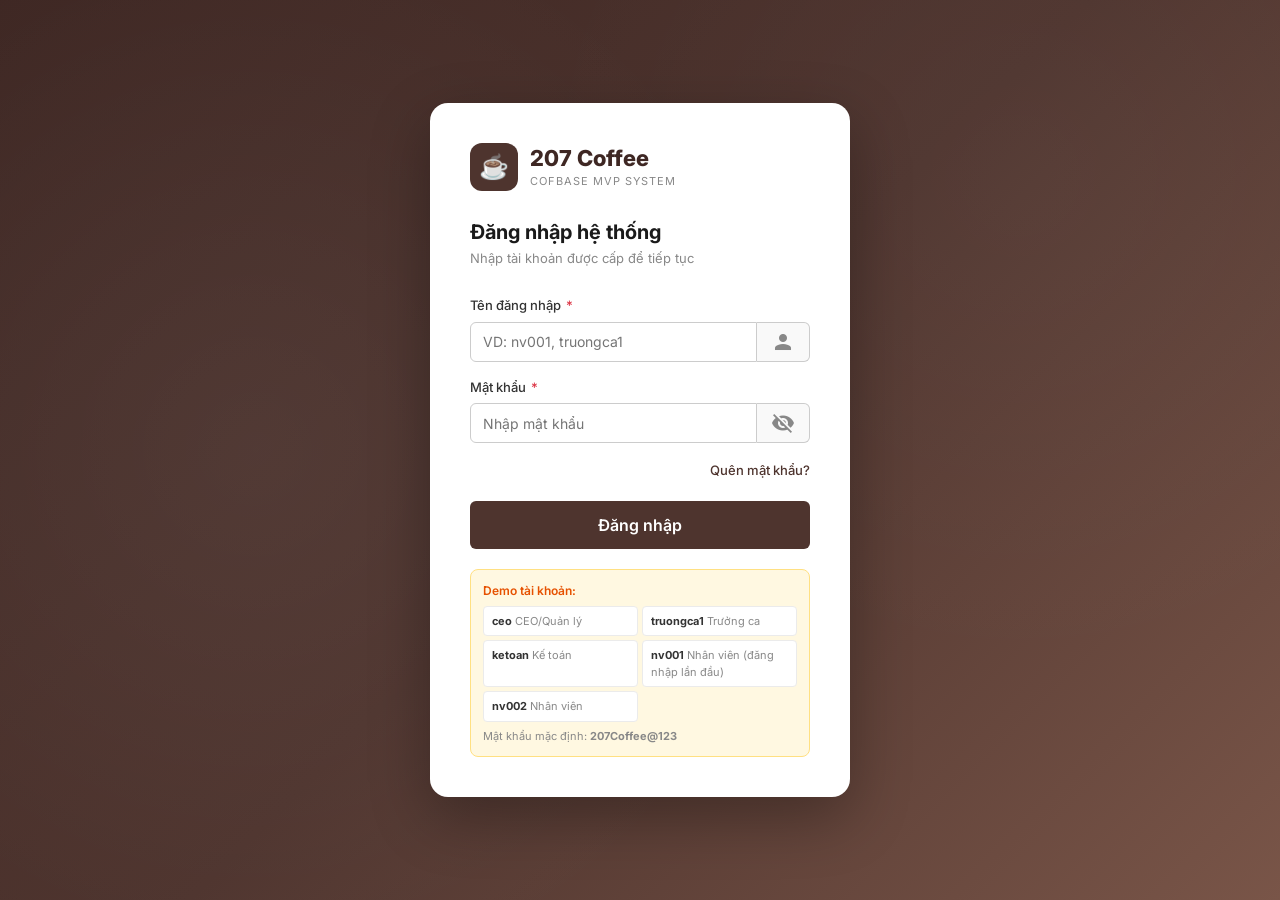
<file: index.html>
<!DOCTYPE html>
<html lang="vi">
<head>
  <meta charset="UTF-8">
  <meta name="viewport" content="width=device-width, initial-scale=1">
  <title>207 Coffee – CofBase MVP</title>
  <meta name="description" content="Hệ thống quản lý nội bộ 207 Coffee – Chấm công, Ca làm việc, Lương, POS, Dashboard">

  <link rel="preconnect" href="https://fonts.googleapis.com/">
  <link rel="preconnect" href="https://fonts.gstatic.com/" crossorigin>

  <link rel="stylesheet" href="./assets/styles.css">

  <link rel="icon" href="data:image/svg+xml,&lt;svg xmlns=%22http://www.w3.org/2000/svg%22 viewBox=%220 0 100 100%22&gt;&lt;text y=%22.9em%22 font-size=%2290%22&gt;%E2%98%95&lt;/text&gt;&lt;/svg&gt;">

  <style>
    /* Additional polish */
    .pos-layout { height: calc(100vh - 108px); }
    .page-content:has(.pos-layout) { padding: 16px; }

    /* Smooth page transitions */
    #page-content { animation: fadeIn 0.25s ease; }

    /* Override chart canvas */
    #revenue-chart { max-height: 240px; }

    /* Tab switch helper */
    .tab-content { display: none; }
    .tab-content.active { display: block; }

    /* Refactored inline styles */
    .forgot-pw-wrapper { text-align: right; margin-bottom: 20px; }
    .forgot-pw-link { font-size: 13px; color: var(--brown); text-decoration: none; font-weight: 500; }
    .demo-section { margin-top: 20px; padding: 12px; background: #FFF8E1; border-radius: 8px; border: 1px solid #FFE082; }
    .demo-title { font-size: 12px; color: #E65100; font-weight: 600; margin-bottom: 6px; }
    .demo-grid { display: grid; grid-template-columns: 1fr 1fr; gap: 4px; }
    .demo-card { cursor: pointer; padding: 6px 8px; background: white; border-radius: 4px; border: 1px solid #EBEBEB; font-size: 11px; transition: background 0.2s; }
    .demo-card:hover { background: #f9f9f9; }
    .demo-role { color: var(--text-muted); }
    .demo-footer { font-size: 11px; color: var(--text-muted); margin-top: 6px; }
  </style>
</head>
<body>
  <div id="root">
    <div id="app">
      <div id="main-area">
        <div class="auth-page">
          <div class="auth-card">
            <div class="auth-logo">
              <div class="auth-logo-icon">☕</div>
              <div class="auth-logo-text">
                <h1>207 Coffee</h1>
                <p>CofBase MVP System</p>
              </div>
            </div>
            
            <h2 class="auth-title">Đăng nhập hệ thống</h2>
            <p class="auth-subtitle">Nhập tài khoản được cấp để tiếp tục</p>

            <div id="login-alert" class="alert alert-danger hidden">
              <span class="material-icons">error_outline</span>
              <span id="login-alert-msg">Tên đăng nhập hoặc mật khẩu không đúng</span>
            </div>

            <form id="login-form" novalidate>
              <div class="form-group">
                <label class="form-label" for="login-username">Tên đăng nhập <span class="required">*</span></label>
                <div class="input-group">
                  <input type="text" id="login-username" class="form-control" placeholder="VD: nv001, truongca1" autocomplete="username">
                  <div class="input-group-btn"><span class="material-icons">person</span></div>
                </div>
                <div class="form-error" id="err-username">Vui lòng nhập tên đăng nhập</div>
              </div>
              
              <div class="form-group">
                <label class="form-label" for="login-password">Mật khẩu <span class="required">*</span></label>
                <div class="input-group">
                  <input type="password" id="login-password" class="form-control" placeholder="Nhập mật khẩu" autocomplete="current-password">
                  <button type="button" class="input-group-btn" id="toggle-pw" tabindex="-1">
                    <span class="material-icons" id="pw-icon">visibility_off</span>
                  </button>
                </div>
                <div class="form-error" id="err-password">Vui lòng nhập mật khẩu</div>
              </div>

              <div class="forgot-pw-wrapper">
                <a href="#" class="forgot-pw-link">Quên mật khẩu?</a>
              </div>

              <button type="submit" class="btn btn-primary btn-block btn-lg" id="login-btn">
                Đăng nhập
              </button>
            </form>

            <div class="demo-section">
              <p class="demo-title">Demo tài khoản:</p>
              <div class="demo-grid" id="demo-accounts">
                <div class="demo-card" data-user="ceo" data-pass="207Coffee@123">
                  <b>ceo</b> <span class="demo-role">CEO/Quản lý</span>
                </div>
                <div class="demo-card" data-user="truongca1" data-pass="207Coffee@123">
                  <b>truongca1</b> <span class="demo-role">Trưởng ca</span>
                </div>
                <div class="demo-card" data-user="ketoan" data-pass="207Coffee@123">
                  <b>ketoan</b> <span class="demo-role">Kế toán</span>
                </div>
                <div class="demo-card" data-user="nv001" data-pass="207Coffee@123">
                  <b>nv001</b> <span class="demo-role">Nhân viên (đăng nhập lần đầu)</span>
                </div>
                <div class="demo-card" data-user="nv002" data-pass="207Coffee@123">
                  <b>nv002</b> <span class="demo-role">Nhân viên</span>
                </div>
              </div>
              <p class="demo-footer">Mật khẩu mặc định: <b>207Coffee@123</b></p>
            </div>
          </div>
        </div>
      </div>
      <div id="toast-container" class="toast-container"></div>
    </div>
  </div>

  <script src="./assets/data.js"></script>
  <script src="./assets/app.js"></script>

  <script>
    // Global tab switcher utility
    function switchTab(activeTabId, activeBtnId) {
      const activeTab = document.getElementById(activeTabId);
      if (!activeTab) return;
      
      const parent = activeTab.parentElement;
      const allTabs = parent.querySelectorAll('[id$="-tab"]');
      allTabs.forEach(tab => {
        tab.style.display = tab.id === activeTabId ? 'block' : 'none';
      });
      
      const allBtns = document.querySelectorAll('.tab-btn');
      allBtns.forEach(btn => btn.classList.remove('active'));
      
      allBtns.forEach(btn => {
        const onclick = btn.getAttribute('onclick') || '';
        if (onclick.includes(`'${activeTabId}'`)) {
          btn.classList.add('active');
        }
      });
    }

    // Demo account auto-fill handler
    document.addEventListener('DOMContentLoaded', () => {
      const demoCards = document.querySelectorAll('.demo-card');
      const usernameInput = document.getElementById('login-username');
      const passwordInput = document.getElementById('login-password');

      demoCards.forEach(card => {
        card.addEventListener('click', () => {
          if (usernameInput && passwordInput) {
            usernameInput.value = card.getAttribute('data-user');
            passwordInput.value = card.getAttribute('data-pass');
          }
        });
      });
    });
  </script>
</body>
</html>
</file>
<file: assets/styles.css>
/* ============================================================
   207 COFFEE – CofBase MVP Design System
   UI Guidelines: Inter font, #4E342E primary, #F9F9F9 bg
   ============================================================ */

@import url("https://fonts.googleapis.com/css2?family=Inter:wght@300;400;500;600;700;800&display=swap");
@import url("https://fonts.googleapis.com/icon?family=Material+Icons");

:root {
/* Brand */
--brown: #4e342e;
--brown-light: #6d4c41;
--brown-dark: #3e2723;
--brown-10: rgba(78, 52, 46, 0.08);
--brown-20: rgba(78, 52, 46, 0.15);

/* Background */
--bg: #f9f9f9;
--bg-card: #ffffff;
--bg-sidebar: #2c1a16;

/* Semantic */
--success: #28a745;
--success-bg: #e8f5e9;
--warning: #ffc107;
--warning-bg: #fff8e1;
--danger: #dc3545;
--danger-bg: #fdecea;
--disabled: #e0e0e0;

/* Text */
--text-primary: #1a1a1a;
--text-body: #333333;
--text-muted: #888888;
--text-white: #ffffff;

/* Border */
--border: #cccccc;
--border-focus: #4e342e;

/* Shadows */
--shadow-sm: 0 1px 3px rgba(0, 0, 0, 0.08);
--shadow-md: 0 4px 12px rgba(0, 0, 0, 0.1);
--shadow-lg: 0 8px 30px rgba(0, 0, 0, 0.12);

/* Radius */
--radius: 6px;
--radius-lg: 12px;

/* Transitions */
--transition: 0.2s ease;
}

/* ============================================================
   RESET & BASE
   ============================================================ */
*,
*::before,
*::after {
box-sizing: border-box;
margin: 0;
padding: 0;
}

html {
font-size: 14px;
}

body {
min-height: 100vh;
overflow-x: hidden;
font-family: "Inter", sans-serif;
font-size: 14px;
line-height: 1.5;
color: var(--text-body);
background: var(--bg);
}

/* ============================================================
   TYPOGRAPHY
   ============================================================ */
h1,
h2,
h3,
h4,
h5,
h6 {
font-weight: 700;
line-height: 1.3;
color: var(--text-primary);
}

.page-title {
font-size: 24px;
font-weight: 700;
color: var(--text-primary);
}

.section-title {
margin-bottom: 12px;
font-size: 16px;
font-weight: 600;
color: var(--text-primary);
}

.hint {
font-size: 12px;
font-style: italic;
color: var(--text-muted);
}

.label {
font-size: 13px;
font-weight: 500;
color: var(--text-body);
}

/* ============================================================
   APP LAYOUT
   ============================================================ */
#app {
display: flex;
min-height: 100vh;
width: 100%;
}

/* SIDEBAR */
.sidebar {
position: fixed;
top: 0;
bottom: 0;
left: 0;
z-index: 100;
display: flex;
flex-direction: column;
width: 240px;
min-height: 100vh;
background: var(--bg-sidebar);
transition: transform var(--transition);
}

.sidebar-brand {
display: flex;
align-items: center;
gap: 10px;
padding: 20px 16px;
border-bottom: 1px solid rgba(255, 255, 255, 0.08);
}

.brand-logo {
display: flex;
align-items: center;
justify-content: center;
width: 36px;
height: 36px;
border-radius: 8px;
font-size: 18px;
background: var(--brown);
}

.brand-name {
font-size: 18px;
font-weight: 800;
color: #ffffff;
letter-spacing: -0.5px;
}

.brand-sub {
margin-top: 1px;
font-size: 10px;
color: rgba(255, 255, 255, 0.45);
text-transform: uppercase;
letter-spacing: 1.5px;
}

.sidebar-user {
padding: 14px 16px;
border-bottom: 1px solid rgba(255, 255, 255, 0.08);
}

.sidebar-user-name {
font-size: 13px;
font-weight: 600;
color: #ffffff;
}

.sidebar-user-role {
margin-top: 2px;
font-size: 11px;
color: rgba(255, 255, 255, 0.45);
}

.sidebar-nav {
flex: 1;
padding: 8px 0;
overflow-y: auto;
}

.nav-group-label {
padding: 12px 16px 4px;
font-size: 10px;
font-weight: 600;
color: rgba(255, 255, 255, 0.3);
text-transform: uppercase;
letter-spacing: 1.5px;
}

.nav-item {
display: flex;
align-items: center;
gap: 10px;
width: calc(100% - 16px);
margin: 1px 8px;
padding: 10px 16px;
border: none;
border-radius: 6px;
font-size: 13px;
font-weight: 500;
color: rgba(255, 255, 255, 0.6);
text-align: left;
text-decoration: none;
background: none;
cursor: pointer;
transition: all var(--transition);
}

.nav-item:hover {
color: #ffffff;
background: rgba(255, 255, 255, 0.08);
}

.nav-item.active {
color: #ffffff;
background: var(--brown);
}

.nav-item .material-icons {
flex-shrink: 0;
font-size: 18px;
}

.sidebar-logout {
padding: 12px;
border-top: 1px solid rgba(255, 255, 255, 0.08);
}

/* MAIN CONTENT */
.main-content {
display: flex;
flex-direction: column;
flex: 1;
margin-left: 240px;
min-height: 100vh;
width: calc(100% - 240px);
}

/* TOPBAR */
.topbar {
position: sticky;
top: 0;
z-index: 50;
display: flex;
align-items: center;
justify-content: space-between;
height: 60px;
padding: 0 24px;
background: var(--bg-card);
border-bottom: 1px solid #ebebeb;
box-shadow: var(--shadow-sm);
}

.topbar-title {
font-size: 16px;
font-weight: 600;
color: var(--text-primary);
}

.topbar-actions {
display: flex;
align-items: center;
gap: 12px;
}

.topbar-user {
display: flex;
align-items: center;
gap: 8px;
font-size: 13px;
font-weight: 500;
color: var(--text-body);
}

.topbar-avatar {
display: flex;
align-items: center;
justify-content: center;
width: 32px;
height: 32px;
border-radius: 50%;
font-size: 12px;
font-weight: 700;
color: white;
background: var(--brown);
}

/* PAGE CONTENT */
.page-content {
flex: 1;
padding: 24px;
animation: fadeIn 0.3s ease;
}

@keyframes fadeIn {
from {
opacity: 0;
transform: translateY(6px);
}
to {
opacity: 1;
transform: translateY(0);
}
}

/* ============================================================
   AUTH PAGES
   ============================================================ */
.auth-page {
position: relative;
display: flex;
align-items: center;
justify-content: center;
min-height: 100vh;
width: 100%;
padding: 20px;
overflow: hidden;
background: linear-gradient(
135deg,
var(--brown-dark) 0%,
var(--brown) 50%,
#795548 100%
);
}

.auth-page::before {
content: "";
position: absolute;
inset: 0;
background-image: radial-gradient(
circle at 20% 50%,
rgba(255, 255, 255, 0.05) 0%,
transparent 50%
),
radial-gradient(
circle at 80% 20%,
rgba(255, 255, 255, 0.03) 0%,
transparent 40%
);
}

.auth-card {
position: relative;
z-index: 1;
width: 100%;
max-width: 420px;
padding: 40px;
border-radius: 16px;
background: #ffffff;
box-shadow: 0 20px 60px rgba(0, 0, 0, 0.3);
animation: slideUp 0.4s ease;
}

@keyframes slideUp {
from {
opacity: 0;
transform: translateY(20px);
}
to {
opacity: 1;
transform: translateY(0);
}
}

.auth-logo {
display: flex;
align-items: center;
gap: 12px;
margin-bottom: 28px;
}

.auth-logo-icon {
display: flex;
align-items: center;
justify-content: center;
width: 48px;
height: 48px;
border-radius: 12px;
font-size: 24px;
color: white;
background: var(--brown);
}

.auth-logo-text h1 {
font-size: 22px;
font-weight: 800;
color: var(--brown-dark);
}

.auth-logo-text p {
font-size: 11px;
color: var(--text-muted);
text-transform: uppercase;
letter-spacing: 1px;
}

.auth-title {
margin-bottom: 4px;
font-size: 20px;
font-weight: 700;
color: var(--text-primary);
}

.auth-subtitle {
margin-bottom: 28px;
font-size: 13px;
color: var(--text-muted);
}

/* ============================================================
   FORM ELEMENTS
   ============================================================ */
.form-group {
margin-bottom: 16px;
}

.form-label {
display: block;
margin-bottom: 6px;
font-size: 13px;
font-weight: 500;
color: var(--text-body);
}

.form-label .required {
margin-left: 2px;
color: var(--danger);
}

.form-control {
width: 100%;
height: 40px;
padding: 0 12px;
border: 1px solid var(--border);
border-radius: var(--radius);
font-family: "Inter", sans-serif;
font-size: 14px;
color: var(--text-body);
background: #ffffff;
outline: none;
transition: border-color var(--transition), box-shadow var(--transition);
}

.form-control:focus {
border-color: var(--brown);
box-shadow: 0 0 0 3px rgba(78, 52, 46, 0.1);
}

.form-control.error {
border-color: var(--danger);
box-shadow: 0 0 0 3px rgba(220, 53, 69, 0.1);
}

.form-control:disabled {
color: var(--text-muted);
cursor: not-allowed;
background: #f5f5f5;
}

textarea.form-control {
height: auto;
min-height: 80px;
padding: 10px 12px;
resize: vertical;
}

select.form-control {
padding-right: 36px;
background-image: url("data:image/svg+xml,%3Csvg xmlns='http://www.w3.org/2000/svg' width='12' height='12' viewBox='0 0 24 24' fill='none' stroke='%23888888' stroke-width='2'%3E%3Cpolyline points='6 9 12 15 18 9'%3E%3C/polyline%3E%3C/svg%3E");
background-repeat: no-repeat;
background-position: right 12px center;
appearance: none;
}

.form-error {
display: none;
margin-top: 4px;
font-size: 12px;
color: var(--danger);
}

.form-error.show {
display: block;
}

.form-hint {
margin-top: 4px;
font-size: 12px;
color: var(--text-muted);
}

.input-group {
display: flex;
align-items: stretch;
}

.input-group .form-control {
flex: 1;
border-radius: var(--radius) 0 0 var(--radius);
}

.input-group-btn {
display: flex;
align-items: center;
justify-content: center;
padding: 0 14px;
border: 1px solid var(--border);
border-left: none;
border-radius: 0 var(--radius) var(--radius) 0;
color: var(--text-muted);
background: var(--bg);
cursor: pointer;
transition: background var(--transition);
}

.input-group-btn:hover {
background: var(--disabled);
}

/* ============================================================
   BUTTONS
   ============================================================ */
.btn {
display: inline-flex;
align-items: center;
justify-content: center;
gap: 6px;
height: 40px;
padding: 0 20px;
border: none;
border-radius: var(--radius);
font-family: "Inter", sans-serif;
font-size: 14px;
font-weight: 600;
text-decoration: none;
white-space: nowrap;
cursor: pointer;
user-select: none;
transition: all var(--transition);
}

.btn .material-icons {
font-size: 18px;
}

/* Primary */
.btn-primary {
color: #ffffff;
background: var(--brown);
}

.btn-primary:hover {
background: var(--brown-light);
box-shadow: var(--shadow-sm);
}

.btn-primary:active {
background: var(--brown-dark);
}

/* Secondary */
.btn-secondary {
border: 1.5px solid var(--brown);
color: var(--brown);
background: #ffffff;
}

.btn-secondary:hover {
background: var(--brown-10);
}

/* Danger */
.btn-danger {
color: #ffffff;
background: var(--danger);
}

.btn-danger:hover {
background: #c82333;
}

/* Success */
.btn-success {
color: #ffffff;
background: var(--success);
}

.btn-success:hover {
background: #218838;
}

/* Warning */
.btn-warning {
color: #1a1a1a;
background: var(--warning);
}

.btn-warning:hover {
background: #e0a800;
}

/* Ghost */
.btn-ghost {
border: 1.5px solid var(--border);
color: var(--text-muted);
background: transparent;
}

.btn-ghost:hover {
color: var(--text-body);
background: var(--bg);
}

/* Small */
.btn-sm {
height: 32px;
padding: 0 14px;
font-size: 12px;
}

.btn-sm .material-icons {
font-size: 16px;
}

/* Large */
.btn-lg {
height: 48px;
padding: 0 28px;
font-size: 16px;
}

/* Full width */
.btn-block {
width: 100%;
}

/* Disabled */
.btn:disabled,
.btn.disabled {
border-color: var(--disabled) !important;
color: var(--text-muted) !important;
background: var(--disabled) !important;
box-shadow: none !important;
cursor: not-allowed !important;
}

.btn-group {
display: flex;
align-items: center;
gap: 8px;
}

.btn-group-right {
justify-content: flex-end;
}

/* ============================================================
   CARDS
   ============================================================ */
.card {
border: 1px solid #ebebeb;
border-radius: var(--radius-lg);
background: var(--bg-card);
box-shadow: var(--shadow-sm);
}

.card-header {
display: flex;
align-items: center;
justify-content: space-between;
padding: 16px 20px;
border-bottom: 1px solid #ebebeb;
}

.card-title {
font-size: 15px;
font-weight: 600;
color: var(--text-primary);
}

.card-body {
padding: 20px;
}

.card-footer {
display: flex;
align-items: center;
justify-content: flex-end;
gap: 8px;
padding: 14px 20px;
border-top: 1px solid #ebebeb;
border-radius: 0 0 var(--radius-lg) var(--radius-lg);
background: #fafafa;
}

/* KPI STAT CARDS */
.stat-grid {
display: grid;
grid-template-columns: repeat(auto-fit, minmax(200px, 1fr));
gap: 16px;
margin-bottom: 24px;
}

.stat-card {
display: flex;
align-items: flex-start;
gap: 14px;
padding: 20px;
border: 1px solid #ebebeb;
border-radius: var(--radius-lg);
background: var(--bg-card);
box-shadow: var(--shadow-sm);
}

.stat-icon {
flex-shrink: 0;
display: flex;
align-items: center;
justify-content: center;
width: 44px;
height: 44px;
border-radius: 10px;
}

.stat-icon .material-icons {
font-size: 22px;
}

.stat-icon.brown {
color: var(--brown);
background: var(--brown-10);
}

.stat-icon.green {
color: var(--success);
background: var(--success-bg);
}

.stat-icon.yellow {
color: #e65100;
background: var(--warning-bg);
}

.stat-icon.red {
color: var(--danger);
background: var(--danger-bg);
}

.stat-icon.blue {
color: #1565c0;
background: #e3f2fd;
}

.stat-label {
margin-bottom: 4px;
font-size: 12px;
font-weight: 500;
color: var(--text-muted);
text-transform: uppercase;
letter-spacing: 0.5px;
}

.stat-value {
font-size: 22px;
font-weight: 700;
line-height: 1;
color: var(--text-primary);
}

.stat-change {
margin-top: 4px;
font-size: 12px;
font-weight: 500;
}

.stat-change.up {
color: var(--success);
}

.stat-change.down {
color: var(--danger);
}

/* ============================================================
   BADGES & TAGS
   ============================================================ */
.badge {
display: inline-flex;
align-items: center;
gap: 4px;
padding: 2px 8px;
border-radius: 100px;
font-size: 11px;
font-weight: 600;
text-transform: uppercase;
letter-spacing: 0.5px;
}

.badge-success {
color: var(--success);
background: var(--success-bg);
}

.badge-warning {
color: #e65100;
background: var(--warning-bg);
}

.badge-danger {
color: var(--danger);
background: var(--danger-bg);
}

.badge-muted {
color: var(--text-muted);
background: #f5f5f5;
}

.badge-brown {
color: var(--brown);
background: var(--brown-10);
}

.badge-blue {
color: #1565c0;
background: #e3f2fd;
}

/* ============================================================
   TABLES
   ============================================================ */
.table-wrapper {
overflow-x: auto;
border: 1px solid #ebebeb;
border-radius: var(--radius-lg);
background: var(--bg-card);
}

table {
width: 100%;
font-size: 13px;
border-collapse: collapse;
}

thead th {
padding: 12px 14px;
font-size: 12px;
font-weight: 600;
color: var(--text-muted);
text-align: left;
text-transform: uppercase;
white-space: nowrap;
letter-spacing: 0.5px;
background: #fafafa;
border-bottom: 1px solid #ebebeb;
}

tbody td {
padding: 12px 14px;
vertical-align: middle;
border-bottom: 1px solid #f5f5f5;
}

tbody tr:last-child td {
border-bottom: none;
}

tbody tr:hover td {
background: var(--brown-10);
}

.table-name {
font-weight: 600;
color: var(--text-primary);
}

/* ============================================================
   MODALS
   ============================================================ */
.modal-backdrop {
position: fixed;
inset: 0;
z-index: 1000;
display: flex;
align-items: center;
justify-content: center;
padding: 20px;
background: rgba(0, 0, 0, 0.5);
backdrop-filter: blur(2px);
animation: fadeIn 0.2s ease;
}

.modal {
width: 100%;
max-width: 520px;
max-height: 90vh;
overflow-y: auto;
border-radius: 16px;
background: #ffffff;
box-shadow: 0 20px 60px rgba(0, 0, 0, 0.2);
animation: slideUp 0.3s ease;
}

.modal-sm {
max-width: 380px;
}

.modal-lg {
max-width: 700px;
}

.modal-xl {
max-width: 900px;
}

.modal-header {
display: flex;
align-items: center;
justify-content: space-between;
padding: 20px 24px;
border-bottom: 1px solid #ebebeb;
}

.modal-title {
font-size: 16px;
font-weight: 700;
color: var(--text-primary);
}

.modal-close {
display: flex;
align-items: center;
justify-content: center;
width: 32px;
height: 32px;
border: none;
border-radius: 50%;
color: var(--text-muted);
background: none;
cursor: pointer;
transition: background var(--transition);
}

.modal-close:hover {
background: #f5f5f5;
}

.modal-body {
padding: 24px;
}

.modal-footer {
display: flex;
justify-content: flex-end;
gap: 8px;
padding: 16px 24px;
border-top: 1px solid #ebebeb;
}

/* ============================================================
   ALERTS & NOTIFICATIONS
   ============================================================ */
.alert {
display: flex;
align-items: flex-start;
gap: 10px;
margin-bottom: 16px;
padding: 12px 14px;
border-radius: var(--radius);
font-size: 13px;
}

.alert .material-icons {
flex-shrink: 0;
margin-top: 1px;
font-size: 18px;
}

.alert-success {
border: 1px solid #c8e6c9;
color: #1b5e20;
background: var(--success-bg);
}

.alert-warning {
border: 1px solid #ffe082;
color: #e65100;
background: var(--warning-bg);
}

.alert-danger {
border: 1px solid #ffcdd2;
color: #b71c1c;
background: var(--danger-bg);
}

.alert-info {
border: 1px solid #bbdefb;
color: #0d47a1;
background: #e3f2fd;
}

/* TOAST */
.toast-container {
position: fixed;
right: 24px;
bottom: 24px;
z-index: 2000;
display: flex;
flex-direction: column;
gap: 8px;
}

.toast {
display: flex;
align-items: center;
gap: 8px;
min-width: 260px;
padding: 12px 16px;
border-radius: var(--radius);
font-size: 13px;
font-weight: 500;
color: #ffffff;
background: var(--bg-sidebar);
box-shadow: var(--shadow-lg);
animation: slideIn 0.3s ease;
}

@keyframes slideIn {
from {
opacity: 0;
transform: translateX(100%);
}
to {
opacity: 1;
transform: translateX(0);
}
}

.toast.success {
border-left: 3px solid var(--success);
}

.toast.warning {
border-left: 3px solid var(--warning);
}

.toast.danger {
border-left: 3px solid var(--danger);
}

/* ============================================================
   PAGE HEADER
   ============================================================ */
.page-header {
display: flex;
flex-wrap: wrap;
align-items: center;
justify-content: space-between;
gap: 12px;
margin-bottom: 24px;
}

.page-header-right {
display: flex;
align-items: center;
gap: 8px;
}

/* ============================================================
   FILTER ROW
   ============================================================ */
.filter-row {
display: flex;
flex-wrap: wrap;
align-items: center;
gap: 10px;
margin-bottom: 16px;
padding: 14px 16px;
border: 1px solid #ebebeb;
border-radius: var(--radius);
background: var(--bg-card);
}

.filter-row .form-control {
width: auto;
min-width: 120px;
}

/* ============================================================
   TABS
   ============================================================ */
.tabs {
display: flex;
gap: 2px;
margin-bottom: 20px;
border-bottom: 2px solid #ebebeb;
}

.tab-btn {
margin-bottom: -2px;
padding: 10px 16px;
border: none;
border-bottom: 2px solid transparent;
font-family: "Inter", sans-serif;
font-size: 13px;
font-weight: 500;
color: var(--text-muted);
background: none;
cursor: pointer;
transition: all var(--transition);
}

.tab-btn:hover {
color: var(--text-body);
}

.tab-btn.active {
font-weight: 600;
color: var(--brown);
border-bottom-color: var(--brown);
}

/* ============================================================
   CALENDAR / SCHEDULE
   ============================================================ */
.schedule-grid {
display: grid;
grid-template-columns: 100px repeat(7, 1fr);
gap: 1px;
overflow: hidden;
border-radius: var(--radius);
background: #ebebeb;
}

.schedule-header {
padding: 10px 8px;
font-size: 12px;
font-weight: 600;
color: white;
text-align: center;
background: var(--brown);
}

.schedule-time-label {
display: flex;
align-items: center;
justify-content: center;
padding: 10px 8px;
font-size: 12px;
font-weight: 600;
color: var(--text-muted);
background: #fafafa;
}

.schedule-cell {
display: flex;
flex-direction: column;
gap: 3px;
min-height: 60px;
padding: 6px;
background: var(--bg-card);
}

.shift-chip {
padding: 4px 8px;
border-radius: 4px;
font-size: 11px;
font-weight: 600;
cursor: pointer;
transition: opacity var(--transition);
}

.shift-chip:hover {
opacity: 0.85;
}

.shift-chip.morning {
border: 1px solid #ffe082;
color: #e65100;
background: #fff8e1;
}

.shift-chip.afternoon {
border: 1px solid #c8e6c9;
color: #2e7d32;
background: #e8f5e9;
}

.shift-chip.evening {
border: 1px solid var(--brown-20);
color: var(--brown);
background: var(--brown-10);
}

.shift-chip.warning {
border-color: var(--warning);
background: var(--warning-bg);
}

/* ============================================================
   CHECK-IN CARD (Employee)
   ============================================================ */
.checkin-card {
max-width: 420px;
margin: 0 auto;
padding: 32px;
border: 1px solid #ebebeb;
border-radius: 20px;
text-align: center;
background: var(--bg-card);
box-shadow: var(--shadow-md);
}

.checkin-time {
margin: 8px 0;
font-size: 56px;
font-weight: 800;
line-height: 1;
color: var(--text-primary);
letter-spacing: -2px;
}

.checkin-date {
margin-bottom: 24px;
font-size: 14px;
color: var(--text-muted);
}

.checkin-status {
display: flex;
align-items: center;
justify-content: center;
gap: 6px;
margin-bottom: 28px;
padding: 8px 16px;
border-radius: 100px;
font-size: 13px;
font-weight: 600;
}

.checkin-status.ok {
color: var(--success);
background: var(--success-bg);
}

.checkin-status.error {
color: var(--danger);
background: var(--danger-bg);
}

.checkin-status.warning {
color: #e65100;
background: var(--warning-bg);
}

.checkin-btn {
display: flex;
flex-direction: column;
align-items: center;
justify-content: center;
gap: 8px;
width: 140px;
height: 140px;
margin: 0 auto 24px;
border: none;
border-radius: 50%;
font-family: "Inter", sans-serif;
font-size: 16px;
font-weight: 700;
cursor: pointer;
box-shadow: 0 8px 30px rgba(78, 52, 46, 0.3);
transition: all 0.3s ease;
}

.checkin-btn.start {
color: white;
background: var(--brown);
}

.checkin-btn.stop {
color: white;
background: var(--danger);
box-shadow: 0 8px 30px rgba(220, 53, 69, 0.3);
}

.checkin-btn:hover {
transform: scale(1.04);
}

.checkin-btn:active {
transform: scale(0.97);
}

.checkin-btn .material-icons {
font-size: 36px;
}

/* ============================================================
   POS INTERFACE
   ============================================================ */
.pos-layout {
display: grid;
grid-template-columns: 1fr 360px;
gap: 16px;
height: calc(100vh - 108px);
}

.pos-menu {
display: flex;
flex-direction: column;
overflow: hidden;
border: 1px solid #ebebeb;
border-radius: var(--radius-lg);
background: var(--bg-card);
}

.pos-categories {
display: flex;
flex-shrink: 0;
gap: 6px;
padding: 12px;
overflow-x: auto;
border-bottom: 1px solid #ebebeb;
}

.pos-cat-btn {
padding: 6px 14px;
border: 1.5px solid var(--border);
border-radius: 100px;
font-family: "Inter", sans-serif;
font-size: 12px;
font-weight: 600;
color: var(--text-muted);
white-space: nowrap;
background: none;
cursor: pointer;
transition: all var(--transition);
}

.pos-cat-btn.active {
border-color: var(--brown);
color: white;
background: var(--brown);
}

.pos-items {
display: grid;
grid-template-columns: repeat(auto-fill, minmax(140px, 1fr));
align-content: start;
gap: 10px;
flex: 1;
padding: 12px;
overflow-y: auto;
}

.pos-item {
padding: 14px 10px;
border: 1.5px solid #ebebeb;
border-radius: var(--radius);
text-align: center;
background: var(--bg);
cursor: pointer;
transition: all var(--transition);
}

.pos-item:hover {
border-color: var(--brown);
background: var(--brown-10);
transform: translateY(-1px);
}

.pos-item-icon {
margin-bottom: 6px;
font-size: 28px;
}

.pos-item-name {
margin-bottom: 2px;
font-size: 12px;
font-weight: 600;
color: var(--text-primary);
}

.pos-item-price {
font-size: 11px;
color: var(--text-muted);
}

/* Order Panel */
.pos-order {
display: flex;
flex-direction: column;
overflow: hidden;
border: 1px solid #ebebeb;
border-radius: var(--radius-lg);
background: var(--bg-card);
}

.pos-order-header {
display: flex;
align-items: center;
justify-content: space-between;
padding: 14px 16px;
border-bottom: 1px solid #ebebeb;
font-size: 14px;
font-weight: 700;
}

.pos-order-items {
flex: 1;
padding: 8px;
overflow-y: auto;
}

.pos-order-item {
display: flex;
align-items: center;
gap: 8px;
margin-bottom: 4px;
padding: 8px;
border-radius: var(--radius);
}

.pos-order-item:hover {
background: var(--bg);
}

.pos-order-item-name {
flex: 1;
font-size: 13px;
font-weight: 500;
}

.pos-order-item-note {
font-size: 11px;
color: var(--text-muted);
}

.qty-control {
display: flex;
align-items: center;
gap: 6px;
}

.qty-btn {
display: flex;
align-items: center;
justify-content: center;
width: 24px;
height: 24px;
border: 1.5px solid var(--border);
border-radius: 50%;
font-size: 14px;
font-weight: 700;
color: var(--text-body);
background: none;
cursor: pointer;
transition: all var(--transition);
}

.qty-btn:hover {
border-color: var(--brown);
color: white;
background: var(--brown);
}

.qty-num {
min-width: 20px;
font-size: 13px;
font-weight: 700;
text-align: center;
}

.pos-order-summary {
padding: 14px 16px;
border-top: 1px solid #ebebeb;
background: #fafafa;
}

.summary-row {
display: flex;
align-items: center;
justify-content: space-between;
margin-bottom: 6px;
font-size: 13px;
color: var(--text-muted);
}

.summary-row.total {
margin-bottom: 12px;
padding-top: 8px;
border-top: 1px solid #ebebeb;
font-size: 16px;
font-weight: 700;
color: var(--text-primary);
}

/* Payment methods */
.payment-methods {
display: grid;
grid-template-columns: 1fr 1fr;
gap: 6px;
margin-bottom: 10px;
}

.payment-method {
padding: 8px;
border: 2px solid #ebebeb;
border-radius: var(--radius);
font-size: 12px;
font-weight: 600;
color: var(--text-muted);
text-align: center;
cursor: pointer;
transition: all var(--transition);
}

.payment-method.selected {
border-color: var(--brown);
color: var(--brown);
background: var(--brown-10);
}

/* ============================================================
   SUCCESS OVERLAY
   ============================================================ */
.success-overlay {
position: fixed;
inset: 0;
z-index: 3000;
display: flex;
align-items: center;
justify-content: center;
background: rgba(40, 167, 69, 0.95);
animation: fadeIn 0.2s ease;
}

.success-overlay-content {
color: white;
text-align: center;
animation: scaleIn 0.3s ease;
}

@keyframes scaleIn {
from {
opacity: 0;
transform: scale(0.7);
}
to {
opacity: 1;
transform: scale(1);
}
}

.success-overlay .material-icons {
margin-bottom: 16px;
font-size: 80px;
}

.success-overlay h2 {
font-size: 28px;
font-weight: 800;
}

/* ============================================================
   CHART AREA
   ============================================================ */
.chart-card {
padding: 20px;
border: 1px solid #ebebeb;
border-radius: var(--radius-lg);
background: var(--bg-card);
box-shadow: var(--shadow-sm);
}

.chart-header {
display: flex;
align-items: center;
justify-content: space-between;
margin-bottom: 16px;
}

.chart-filters {
display: flex;
flex-wrap: wrap;
align-items: center;
gap: 6px;
}

/* ============================================================
   STAFF STATUS GRID
   ============================================================ */
.staff-grid {
display: grid;
grid-template-columns: repeat(auto-fill, minmax(160px, 1fr));
gap: 10px;
}

.staff-card {
display: flex;
align-items: center;
gap: 10px;
padding: 14px;
border: 1px solid #ebebeb;
border-radius: var(--radius);
background: var(--bg-card);
}

.staff-avatar {
flex-shrink: 0;
display: flex;
align-items: center;
justify-content: center;
width: 38px;
height: 38px;
border-radius: 50%;
font-size: 14px;
font-weight: 700;
color: white;
background: var(--brown);
}

.staff-name {
font-size: 13px;
font-weight: 600;
color: var(--text-primary);
}

.staff-shift {
font-size: 11px;
color: var(--text-muted);
}

.staff-status {
font-size: 10px;
font-weight: 600;
}

.staff-status.checked-in {
color: var(--success);
}

.staff-status.not-checked {
color: var(--warning);
}

.staff-status.absent {
color: var(--danger);
}

/* ============================================================
   END-OF-DAY REPORT
   ============================================================ */
.report-summary-box {
margin-bottom: 16px;
padding: 16px;
border: 1.5px solid #ebebeb;
border-radius: var(--radius);
background: var(--bg);
}

.report-row {
display: flex;
align-items: center;
justify-content: space-between;
padding: 8px 0;
border-bottom: 1px solid #f0f0f0;
font-size: 13px;
}

.report-row:last-child {
border-bottom: none;
}

.report-row-label {
color: var(--text-muted);
}

.report-row-value {
font-weight: 600;
color: var(--text-primary);
}

.report-row-value.danger {
color: var(--danger);
}

.report-row-value.success {
color: var(--success);
}

/* ============================================================
   RATING STARS
   ============================================================ */
.stars {
font-size: 20px;
color: var(--warning);
}

/* ============================================================
   INGREDIENT CHECKLIST
   ============================================================ */
.ingredient-item {
display: flex;
align-items: center;
justify-content: space-between;
padding: 10px 0;
border-bottom: 1px solid #f0f0f0;
font-size: 13px;
}

.ingredient-item:last-child {
border-bottom: none;
}

.ingredient-status-select {
padding: 4px 10px;
border: 1px solid var(--border);
border-radius: var(--radius);
font-family: "Inter", sans-serif;
font-size: 12px;
background: white;
}

/* ============================================================
   SALARY CONFIG
   ============================================================ */
.salary-warning {
display: none;
margin-top: 6px;
padding: 8px 12px;
border: 1px solid var(--warning);
border-radius: var(--radius);
font-size: 12px;
color: #e65100;
background: var(--warning-bg);
}

.salary-warning.show {
display: flex;
align-items: center;
gap: 6px;
}

/* ============================================================
   PAYROLL TABLE
   ============================================================ */
.payroll-controls {
display: flex;
flex-wrap: wrap;
align-items: center;
gap: 10px;
margin-bottom: 16px;
}

.payroll-period {
display: flex;
align-items: center;
gap: 8px;
padding: 8px 14px;
border: 1px solid #ebebeb;
border-radius: var(--radius);
font-size: 13px;
font-weight: 600;
color: var(--brown);
background: var(--bg-card);
}

/* ============================================================
   HISTORY TIMELINE
   ============================================================ */
.timeline {
position: relative;
padding-left: 28px;
}

.timeline::before {
content: "";
position: absolute;
top: 0;
bottom: 0;
left: 8px;
width: 2px;
background: #ebebeb;
}

.timeline-item {
position: relative;
margin-bottom: 20px;
}

.timeline-dot {
position: absolute;
top: 4px;
left: -24px;
width: 14px;
height: 14px;
border: 2px solid var(--bg-card);
border-radius: 50%;
background: var(--brown);
box-shadow: 0 0 0 2px #ebebeb;
}

.timeline-dot.success {
background: var(--success);
}

.timeline-dot.danger {
background: var(--danger);
}

.timeline-content {
padding: 12px 14px;
border: 1px solid #ebebeb;
border-radius: var(--radius);
background: var(--bg-card);
}

.timeline-time {
margin-bottom: 4px;
font-size: 11px;
color: var(--text-muted);
}

.timeline-text {
font-size: 13px;
font-weight: 500;
}

/* ============================================================
   SEARCH BOX
   ============================================================ */
.search-box {
position: relative;
}

.search-box .material-icons {
position: absolute;
top: 50%;
left: 10px;
font-size: 18px;
color: var(--text-muted);
transform: translateY(-50%);
}

.search-box .form-control {
padding-left: 36px;
}

/* ============================================================
   QUICK ACTIONS
   ============================================================ */
.quick-actions {
display: grid;
grid-template-columns: repeat(auto-fill, minmax(140px, 1fr));
gap: 10px;
margin-bottom: 20px;
}

.quick-action-btn {
display: flex;
flex-direction: column;
align-items: center;
gap: 8px;
padding: 18px 14px;
border: 1.5px solid #ebebeb;
border-radius: var(--radius-lg);
font-family: "Inter", sans-serif;
text-align: center;
text-decoration: none;
background: var(--bg-card);
cursor: pointer;
transition: all var(--transition);
}

.quick-action-btn:hover {
border-color: var(--brown);
box-shadow: var(--shadow-md);
transform: translateY(-2px);
}

.quick-action-btn .material-icons {
font-size: 28px;
color: var(--brown);
}

.quick-action-btn span:last-child {
font-size: 12px;
font-weight: 600;
color: var(--text-body);
}

/* ============================================================
   RESPONSIVE
   ============================================================ */
@media (max-width: 768px) {
.sidebar {
width: 200px;
transform: translateX(-100%);
}

.sidebar.open {
transform: translateX(0);
}

.main-content {
margin-left: 0;
}

.pos-layout {
grid-template-columns: 1fr;
}

.stat-grid {
grid-template-columns: 1fr 1fr;
}

.schedule-grid {
grid-template-columns: 60px repeat(7, 1fr);
}

.page-content {
padding: 16px;
}
}

/* ============================================================
   UTILITIES
   ============================================================ */
.text-muted {
color: var(--text-muted) !important;
}
.text-danger {
color: var(--danger) !important;
}
.text-success {
color: var(--success) !important;
}
.text-warning {
color: #e65100 !important;
}
.text-brown {
color: var(--brown) !important;
}

.mt-1 {
margin-top: 4px;
}
.mt-2 {
margin-top: 8px;
}
.mt-3 {
margin-top: 12px;
}
.mt-4 {
margin-top: 16px;
}

.mb-1 {
margin-bottom: 4px;
}
.mb-2 {
margin-bottom: 8px;
}
.mb-3 {
margin-bottom: 12px;
}
.mb-4 {
margin-bottom: 16px;
}

.d-flex {
display: flex;
}
.align-items-center {
align-items: center;
}
.justify-content-between {
justify-content: space-between;
}
.gap-1 {
gap: 4px;
}
.gap-2 {
gap: 8px;
}
.gap-3 {
gap: 12px;
}
.gap-4 {
gap: 16px;
}
.flex-1 {
flex: 1;
}

.fw-600 {
font-weight: 600;
}
.fw-700 {
font-weight: 700;
}
.fs-12 {
font-size: 12px;
}
.fs-13 {
font-size: 13px;
}
.fs-14 {
font-size: 14px;
}

.divider {
margin: 16px 0;
height: 1px;
background: #ebebeb;
}

.hidden {
display: none !important;
}

/* Flag badge for exceptions */
.flag-badge {
display: inline-flex;
align-items: center;
gap: 4px;
padding: 2px 8px;
border-radius: 4px;
font-size: 11px;
font-weight: 700;
color: var(--danger);
background: var(--danger-bg);
}
/* ============================================================
FULL SCREEN DESKTOP FIX
============================================================ */

html,
body {
width: 100%;
min-height: 100vh;
overflow-x: hidden;
}

#app {
width: 100vw;
min-height: 100vh;
}

/* LOGIN */
.auth-page {
width: 100vw;
min-height: 100vh;

display: flex;

justify-content: center;

align-items: center;

padding: 40px;
}

/* GIỮ KHUNG LOGIN NHƯ ẢNH */
.auth-card {
width: 100%;

max-width: 420px;

padding: 40px;

border-radius: 18px;
}

/* APP */
.main-content {
flex: 1;

margin-left: 240px;

width: calc(100vw - 240px);

min-height: 100vh;
}

.page-content {
width: 100%;

padding: 32px;
}

.card,
.table-wrapper,
.chart-card,
.pos-layout {
width: 100%;

max-width: none;
}

@media (min-width: 1600px) {
.page-content {
padding: 40px 48px;
}
}
/* ============================================================
   LOADING SKELETON
   ============================================================ */
.skeleton {
border-radius: 4px;
background: linear-gradient(90deg, #f0f0f0 25%, #e0e0e0 50%, #f0f0f0 75%);
background-size: 200% 100%;
animation: shimmer 1.5s infinite;
}

@keyframes shimmer {
0% {
background-position: -200% 0;
}
100% {
background-position: 200% 0;
}
}

/* ============================================================
   SCROLLBAR
   ============================================================ */
::-webkit-scrollbar {
width: 4px;
height: 4px;
}

::-webkit-scrollbar-track {
background: transparent;
}

::-webkit-scrollbar-thumb {
border-radius: 4px;
background: var(--border);
}

::-webkit-scrollbar-thumb:hover {
background: var(--text-muted);
}
@media (max-width: 768px) {

  .sidebar{
    display:flex !important;
    width:260px;
    transform:translateX(-100%);
    transition:transform .3s ease;
    z-index:1000;
  }

  .sidebar.mobile-open,
  .sidebar.open{
    transform:translateX(0);
  }

  .main-content{
    margin-left:0 !important;
    width:100% !important;
  }

  .table-wrapper,
  .table-responsive{
    width:100%;
    overflow-x:auto;
    -webkit-overflow-scrolling:touch;
  }
}
/* ============================================================
   CẤU HÌNH GRID TỰ ĐỘNG THÍCH ỨNG (RESPONSIVE GRID)
   ============================================================ */

/* Định nghĩa class cho màn hình máy tính (Mặc định chia làm 2 cột) */
.mobile-responsive-grid {
  display: grid;
  grid-template-columns: 1fr 1fr; /* Chia thành 2 cột bằng nhau */
  gap: 20px;                      /* Khoảng cách giữa các cột/hàng */
  max-width: 900px;               /* Chiều rộng tối đa */
  width: 100%;
}

/* Cấu hình ghi đè giao diện khi xem bằng điện thoại (Màn hình nhỏ hơn hoặc bằng 768px) */
@media (max-width: 768px) {
  .mobile-responsive-grid {
    grid-template-columns: 1fr;   /* Chuyển hoàn toàn thành 1 cột */
    gap: 15px;                    /* Thu nhỏ khoảng cách lại một chút cho cân đối */
  }
}

/* ============================================================
   MOBILE AFTER LOGIN ONLY
   Giữ nguyên trang đăng nhập
   ============================================================ */
@media (max-width:768px){

  /* Không tác động auth-page/auth-card */

  .main-content{
    margin-left:0 !important;
    width:100% !important;
    min-width:100%;
  }

  .page-content{
    padding:12px !important;
  }

  .topbar{
    padding:0 12px;
  }

  .stat-grid{
    grid-template-columns:1fr !important;
  }

  .filter-row{
    flex-direction:column;
    align-items:stretch;
  }

  .filter-row .form-control{
    width:100%;
  }

  .btn-group{
    flex-direction:column;
  }

  .table-wrapper{
    overflow-x:auto;
    -webkit-overflow-scrolling:touch;
  }

  table{
    min-width:700px;
  }

  .schedule-grid{
    min-width:900px;
  }

  .pos-layout{
    grid-template-columns:1fr !important;
    height:auto;
  }

  .pos-order{
    min-height:350px;
  }

  .staff-grid{
    grid-template-columns:1fr;
  }

  .quick-actions{
    grid-template-columns:repeat(2,1fr);
  }

  .modal{
    width:calc(100vw - 20px);
    max-width:none;
  }
}
</file>
<file: 207 Coffee – CofBase MVP_files/styles.css>
/* ============================================================
   207 COFFEE – CofBase MVP Design System
   UI Guidelines: Inter font, #4E342E primary, #F9F9F9 bg
   ============================================================ */

@import url("https://fonts.googleapis.com/css2?family=Inter:wght@300;400;500;600;700;800&display=swap");
@import url("https://fonts.googleapis.com/icon?family=Material+Icons");

:root {
/* Brand */
--brown: #4e342e;
--brown-light: #6d4c41;
--brown-dark: #3e2723;
--brown-10: rgba(78, 52, 46, 0.08);
--brown-20: rgba(78, 52, 46, 0.15);

/* Background */
--bg: #f9f9f9;
--bg-card: #ffffff;
--bg-sidebar: #2c1a16;

/* Semantic */
--success: #28a745;
--success-bg: #e8f5e9;
--warning: #ffc107;
--warning-bg: #fff8e1;
--danger: #dc3545;
--danger-bg: #fdecea;
--disabled: #e0e0e0;

/* Text */
--text-primary: #1a1a1a;
--text-body: #333333;
--text-muted: #888888;
--text-white: #ffffff;

/* Border */
--border: #cccccc;
--border-focus: #4e342e;

/* Shadows */
--shadow-sm: 0 1px 3px rgba(0, 0, 0, 0.08);
--shadow-md: 0 4px 12px rgba(0, 0, 0, 0.1);
--shadow-lg: 0 8px 30px rgba(0, 0, 0, 0.12);

/* Radius */
--radius: 6px;
--radius-lg: 12px;

/* Transitions */
--transition: 0.2s ease;
}

/* ============================================================
   RESET & BASE
   ============================================================ */
*,
*::before,
*::after {
box-sizing: border-box;
margin: 0;
padding: 0;
}

html {
font-size: 14px;
}

body {
min-height: 100vh;
overflow-x: hidden;
font-family: "Inter", sans-serif;
font-size: 14px;
line-height: 1.5;
color: var(--text-body);
background: var(--bg);
}

/* ============================================================
   TYPOGRAPHY
   ============================================================ */
h1,
h2,
h3,
h4,
h5,
h6 {
font-weight: 700;
line-height: 1.3;
color: var(--text-primary);
}

.page-title {
font-size: 24px;
font-weight: 700;
color: var(--text-primary);
}

.section-title {
margin-bottom: 12px;
font-size: 16px;
font-weight: 600;
color: var(--text-primary);
}

.hint {
font-size: 12px;
font-style: italic;
color: var(--text-muted);
}

.label {
font-size: 13px;
font-weight: 500;
color: var(--text-body);
}

/* ============================================================
   APP LAYOUT
   ============================================================ */
#app {
display: flex;
min-height: 100vh;
width: 100%;
}

/* SIDEBAR */
.sidebar {
position: fixed;
top: 0;
bottom: 0;
left: 0;
z-index: 100;
display: flex;
flex-direction: column;
width: 240px;
min-height: 100vh;
background: var(--bg-sidebar);
transition: transform var(--transition);
}

.sidebar-brand {
display: flex;
align-items: center;
gap: 10px;
padding: 20px 16px;
border-bottom: 1px solid rgba(255, 255, 255, 0.08);
}

.brand-logo {
display: flex;
align-items: center;
justify-content: center;
width: 36px;
height: 36px;
border-radius: 8px;
font-size: 18px;
background: var(--brown);
}

.brand-name {
font-size: 18px;
font-weight: 800;
color: #ffffff;
letter-spacing: -0.5px;
}

.brand-sub {
margin-top: 1px;
font-size: 10px;
color: rgba(255, 255, 255, 0.45);
text-transform: uppercase;
letter-spacing: 1.5px;
}

.sidebar-user {
padding: 14px 16px;
border-bottom: 1px solid rgba(255, 255, 255, 0.08);
}

.sidebar-user-name {
font-size: 13px;
font-weight: 600;
color: #ffffff;
}

.sidebar-user-role {
margin-top: 2px;
font-size: 11px;
color: rgba(255, 255, 255, 0.45);
}

.sidebar-nav {
flex: 1;
padding: 8px 0;
overflow-y: auto;
}

.nav-group-label {
padding: 12px 16px 4px;
font-size: 10px;
font-weight: 600;
color: rgba(255, 255, 255, 0.3);
text-transform: uppercase;
letter-spacing: 1.5px;
}

.nav-item {
display: flex;
align-items: center;
gap: 10px;
width: calc(100% - 16px);
margin: 1px 8px;
padding: 10px 16px;
border: none;
border-radius: 6px;
font-size: 13px;
font-weight: 500;
color: rgba(255, 255, 255, 0.6);
text-align: left;
text-decoration: none;
background: none;
cursor: pointer;
transition: all var(--transition);
}

.nav-item:hover {
color: #ffffff;
background: rgba(255, 255, 255, 0.08);
}

.nav-item.active {
color: #ffffff;
background: var(--brown);
}

.nav-item .material-icons {
flex-shrink: 0;
font-size: 18px;
}

.sidebar-logout {
padding: 12px;
border-top: 1px solid rgba(255, 255, 255, 0.08);
}

/* MAIN CONTENT */
.main-content {
display: flex;
flex-direction: column;
flex: 1;
margin-left: 240px;
min-height: 100vh;
width: calc(100% - 240px);
}

/* TOPBAR */
.topbar {
position: sticky;
top: 0;
z-index: 50;
display: flex;
align-items: center;
justify-content: space-between;
height: 60px;
padding: 0 24px;
background: var(--bg-card);
border-bottom: 1px solid #ebebeb;
box-shadow: var(--shadow-sm);
}

.topbar-title {
font-size: 16px;
font-weight: 600;
color: var(--text-primary);
}

.topbar-actions {
display: flex;
align-items: center;
gap: 12px;
}

.topbar-user {
display: flex;
align-items: center;
gap: 8px;
font-size: 13px;
font-weight: 500;
color: var(--text-body);
}

.topbar-avatar {
display: flex;
align-items: center;
justify-content: center;
width: 32px;
height: 32px;
border-radius: 50%;
font-size: 12px;
font-weight: 700;
color: white;
background: var(--brown);
}

/* PAGE CONTENT */
.page-content {
flex: 1;
padding: 24px;
animation: fadeIn 0.3s ease;
}

@keyframes fadeIn {
from {
opacity: 0;
transform: translateY(6px);
}
to {
opacity: 1;
transform: translateY(0);
}
}

/* ============================================================
   AUTH PAGES
   ============================================================ */
.auth-page {
position: relative;
display: flex;
align-items: center;
justify-content: center;
min-height: 100vh;
width: 100%;
padding: 20px;
overflow: hidden;
background: linear-gradient(
135deg,
var(--brown-dark) 0%,
var(--brown) 50%,
#795548 100%
);
}

.auth-page::before {
content: "";
position: absolute;
inset: 0;
background-image: radial-gradient(
circle at 20% 50%,
rgba(255, 255, 255, 0.05) 0%,
transparent 50%
),
radial-gradient(
circle at 80% 20%,
rgba(255, 255, 255, 0.03) 0%,
transparent 40%
);
}

.auth-card {
position: relative;
z-index: 1;
width: 100%;
max-width: 420px;
padding: 40px;
border-radius: 16px;
background: #ffffff;
box-shadow: 0 20px 60px rgba(0, 0, 0, 0.3);
animation: slideUp 0.4s ease;
}

@keyframes slideUp {
from {
opacity: 0;
transform: translateY(20px);
}
to {
opacity: 1;
transform: translateY(0);
}
}

.auth-logo {
display: flex;
align-items: center;
gap: 12px;
margin-bottom: 28px;
}

.auth-logo-icon {
display: flex;
align-items: center;
justify-content: center;
width: 48px;
height: 48px;
border-radius: 12px;
font-size: 24px;
color: white;
background: var(--brown);
}

.auth-logo-text h1 {
font-size: 22px;
font-weight: 800;
color: var(--brown-dark);
}

.auth-logo-text p {
font-size: 11px;
color: var(--text-muted);
text-transform: uppercase;
letter-spacing: 1px;
}

.auth-title {
margin-bottom: 4px;
font-size: 20px;
font-weight: 700;
color: var(--text-primary);
}

.auth-subtitle {
margin-bottom: 28px;
font-size: 13px;
color: var(--text-muted);
}

/* ============================================================
   FORM ELEMENTS
   ============================================================ */
.form-group {
margin-bottom: 16px;
}

.form-label {
display: block;
margin-bottom: 6px;
font-size: 13px;
font-weight: 500;
color: var(--text-body);
}

.form-label .required {
margin-left: 2px;
color: var(--danger);
}

.form-control {
width: 100%;
height: 40px;
padding: 0 12px;
border: 1px solid var(--border);
border-radius: var(--radius);
font-family: "Inter", sans-serif;
font-size: 14px;
color: var(--text-body);
background: #ffffff;
outline: none;
transition: border-color var(--transition), box-shadow var(--transition);
}

.form-control:focus {
border-color: var(--brown);
box-shadow: 0 0 0 3px rgba(78, 52, 46, 0.1);
}

.form-control.error {
border-color: var(--danger);
box-shadow: 0 0 0 3px rgba(220, 53, 69, 0.1);
}

.form-control:disabled {
color: var(--text-muted);
cursor: not-allowed;
background: #f5f5f5;
}

textarea.form-control {
height: auto;
min-height: 80px;
padding: 10px 12px;
resize: vertical;
}

select.form-control {
padding-right: 36px;
background-image: url("data:image/svg+xml,%3Csvg xmlns='http://www.w3.org/2000/svg' width='12' height='12' viewBox='0 0 24 24' fill='none' stroke='%23888888' stroke-width='2'%3E%3Cpolyline points='6 9 12 15 18 9'%3E%3C/polyline%3E%3C/svg%3E");
background-repeat: no-repeat;
background-position: right 12px center;
appearance: none;
}

.form-error {
display: none;
margin-top: 4px;
font-size: 12px;
color: var(--danger);
}

.form-error.show {
display: block;
}

.form-hint {
margin-top: 4px;
font-size: 12px;
color: var(--text-muted);
}

.input-group {
display: flex;
align-items: stretch;
}

.input-group .form-control {
flex: 1;
border-radius: var(--radius) 0 0 var(--radius);
}

.input-group-btn {
display: flex;
align-items: center;
justify-content: center;
padding: 0 14px;
border: 1px solid var(--border);
border-left: none;
border-radius: 0 var(--radius) var(--radius) 0;
color: var(--text-muted);
background: var(--bg);
cursor: pointer;
transition: background var(--transition);
}

.input-group-btn:hover {
background: var(--disabled);
}

/* ============================================================
   BUTTONS
   ============================================================ */
.btn {
display: inline-flex;
align-items: center;
justify-content: center;
gap: 6px;
height: 40px;
padding: 0 20px;
border: none;
border-radius: var(--radius);
font-family: "Inter", sans-serif;
font-size: 14px;
font-weight: 600;
text-decoration: none;
white-space: nowrap;
cursor: pointer;
user-select: none;
transition: all var(--transition);
}

.btn .material-icons {
font-size: 18px;
}

/* Primary */
.btn-primary {
color: #ffffff;
background: var(--brown);
}

.btn-primary:hover {
background: var(--brown-light);
box-shadow: var(--shadow-sm);
}

.btn-primary:active {
background: var(--brown-dark);
}

/* Secondary */
.btn-secondary {
border: 1.5px solid var(--brown);
color: var(--brown);
background: #ffffff;
}

.btn-secondary:hover {
background: var(--brown-10);
}

/* Danger */
.btn-danger {
color: #ffffff;
background: var(--danger);
}

.btn-danger:hover {
background: #c82333;
}

/* Success */
.btn-success {
color: #ffffff;
background: var(--success);
}

.btn-success:hover {
background: #218838;
}

/* Warning */
.btn-warning {
color: #1a1a1a;
background: var(--warning);
}

.btn-warning:hover {
background: #e0a800;
}

/* Ghost */
.btn-ghost {
border: 1.5px solid var(--border);
color: var(--text-muted);
background: transparent;
}

.btn-ghost:hover {
color: var(--text-body);
background: var(--bg);
}

/* Small */
.btn-sm {
height: 32px;
padding: 0 14px;
font-size: 12px;
}

.btn-sm .material-icons {
font-size: 16px;
}

/* Large */
.btn-lg {
height: 48px;
padding: 0 28px;
font-size: 16px;
}

/* Full width */
.btn-block {
width: 100%;
}

/* Disabled */
.btn:disabled,
.btn.disabled {
border-color: var(--disabled) !important;
color: var(--text-muted) !important;
background: var(--disabled) !important;
box-shadow: none !important;
cursor: not-allowed !important;
}

.btn-group {
display: flex;
align-items: center;
gap: 8px;
}

.btn-group-right {
justify-content: flex-end;
}

/* ============================================================
   CARDS
   ============================================================ */
.card {
border: 1px solid #ebebeb;
border-radius: var(--radius-lg);
background: var(--bg-card);
box-shadow: var(--shadow-sm);
}

.card-header {
display: flex;
align-items: center;
justify-content: space-between;
padding: 16px 20px;
border-bottom: 1px solid #ebebeb;
}

.card-title {
font-size: 15px;
font-weight: 600;
color: var(--text-primary);
}

.card-body {
padding: 20px;
}

.card-footer {
display: flex;
align-items: center;
justify-content: flex-end;
gap: 8px;
padding: 14px 20px;
border-top: 1px solid #ebebeb;
border-radius: 0 0 var(--radius-lg) var(--radius-lg);
background: #fafafa;
}

/* KPI STAT CARDS */
.stat-grid {
display: grid;
grid-template-columns: repeat(auto-fit, minmax(200px, 1fr));
gap: 16px;
margin-bottom: 24px;
}

.stat-card {
display: flex;
align-items: flex-start;
gap: 14px;
padding: 20px;
border: 1px solid #ebebeb;
border-radius: var(--radius-lg);
background: var(--bg-card);
box-shadow: var(--shadow-sm);
}

.stat-icon {
flex-shrink: 0;
display: flex;
align-items: center;
justify-content: center;
width: 44px;
height: 44px;
border-radius: 10px;
}

.stat-icon .material-icons {
font-size: 22px;
}

.stat-icon.brown {
color: var(--brown);
background: var(--brown-10);
}

.stat-icon.green {
color: var(--success);
background: var(--success-bg);
}

.stat-icon.yellow {
color: #e65100;
background: var(--warning-bg);
}

.stat-icon.red {
color: var(--danger);
background: var(--danger-bg);
}

.stat-icon.blue {
color: #1565c0;
background: #e3f2fd;
}

.stat-label {
margin-bottom: 4px;
font-size: 12px;
font-weight: 500;
color: var(--text-muted);
text-transform: uppercase;
letter-spacing: 0.5px;
}

.stat-value {
font-size: 22px;
font-weight: 700;
line-height: 1;
color: var(--text-primary);
}

.stat-change {
margin-top: 4px;
font-size: 12px;
font-weight: 500;
}

.stat-change.up {
color: var(--success);
}

.stat-change.down {
color: var(--danger);
}

/* ============================================================
   BADGES & TAGS
   ============================================================ */
.badge {
display: inline-flex;
align-items: center;
gap: 4px;
padding: 2px 8px;
border-radius: 100px;
font-size: 11px;
font-weight: 600;
text-transform: uppercase;
letter-spacing: 0.5px;
}

.badge-success {
color: var(--success);
background: var(--success-bg);
}

.badge-warning {
color: #e65100;
background: var(--warning-bg);
}

.badge-danger {
color: var(--danger);
background: var(--danger-bg);
}

.badge-muted {
color: var(--text-muted);
background: #f5f5f5;
}

.badge-brown {
color: var(--brown);
background: var(--brown-10);
}

.badge-blue {
color: #1565c0;
background: #e3f2fd;
}

/* ============================================================
   TABLES
   ============================================================ */
.table-wrapper {
overflow-x: auto;
border: 1px solid #ebebeb;
border-radius: var(--radius-lg);
background: var(--bg-card);
}

table {
width: 100%;
font-size: 13px;
border-collapse: collapse;
}

thead th {
padding: 12px 14px;
font-size: 12px;
font-weight: 600;
color: var(--text-muted);
text-align: left;
text-transform: uppercase;
white-space: nowrap;
letter-spacing: 0.5px;
background: #fafafa;
border-bottom: 1px solid #ebebeb;
}

tbody td {
padding: 12px 14px;
vertical-align: middle;
border-bottom: 1px solid #f5f5f5;
}

tbody tr:last-child td {
border-bottom: none;
}

tbody tr:hover td {
background: var(--brown-10);
}

.table-name {
font-weight: 600;
color: var(--text-primary);
}

/* ============================================================
   MODALS
   ============================================================ */
.modal-backdrop {
position: fixed;
inset: 0;
z-index: 1000;
display: flex;
align-items: center;
justify-content: center;
padding: 20px;
background: rgba(0, 0, 0, 0.5);
backdrop-filter: blur(2px);
animation: fadeIn 0.2s ease;
}

.modal {
width: 100%;
max-width: 520px;
max-height: 90vh;
overflow-y: auto;
border-radius: 16px;
background: #ffffff;
box-shadow: 0 20px 60px rgba(0, 0, 0, 0.2);
animation: slideUp 0.3s ease;
}

.modal-sm {
max-width: 380px;
}

.modal-lg {
max-width: 700px;
}

.modal-xl {
max-width: 900px;
}

.modal-header {
display: flex;
align-items: center;
justify-content: space-between;
padding: 20px 24px;
border-bottom: 1px solid #ebebeb;
}

.modal-title {
font-size: 16px;
font-weight: 700;
color: var(--text-primary);
}

.modal-close {
display: flex;
align-items: center;
justify-content: center;
width: 32px;
height: 32px;
border: none;
border-radius: 50%;
color: var(--text-muted);
background: none;
cursor: pointer;
transition: background var(--transition);
}

.modal-close:hover {
background: #f5f5f5;
}

.modal-body {
padding: 24px;
}

.modal-footer {
display: flex;
justify-content: flex-end;
gap: 8px;
padding: 16px 24px;
border-top: 1px solid #ebebeb;
}

/* ============================================================
   ALERTS & NOTIFICATIONS
   ============================================================ */
.alert {
display: flex;
align-items: flex-start;
gap: 10px;
margin-bottom: 16px;
padding: 12px 14px;
border-radius: var(--radius);
font-size: 13px;
}

.alert .material-icons {
flex-shrink: 0;
margin-top: 1px;
font-size: 18px;
}

.alert-success {
border: 1px solid #c8e6c9;
color: #1b5e20;
background: var(--success-bg);
}

.alert-warning {
border: 1px solid #ffe082;
color: #e65100;
background: var(--warning-bg);
}

.alert-danger {
border: 1px solid #ffcdd2;
color: #b71c1c;
background: var(--danger-bg);
}

.alert-info {
border: 1px solid #bbdefb;
color: #0d47a1;
background: #e3f2fd;
}

/* TOAST */
.toast-container {
position: fixed;
right: 24px;
bottom: 24px;
z-index: 2000;
display: flex;
flex-direction: column;
gap: 8px;
}

.toast {
display: flex;
align-items: center;
gap: 8px;
min-width: 260px;
padding: 12px 16px;
border-radius: var(--radius);
font-size: 13px;
font-weight: 500;
color: #ffffff;
background: var(--bg-sidebar);
box-shadow: var(--shadow-lg);
animation: slideIn 0.3s ease;
}

@keyframes slideIn {
from {
opacity: 0;
transform: translateX(100%);
}
to {
opacity: 1;
transform: translateX(0);
}
}

.toast.success {
border-left: 3px solid var(--success);
}

.toast.warning {
border-left: 3px solid var(--warning);
}

.toast.danger {
border-left: 3px solid var(--danger);
}

/* ============================================================
   PAGE HEADER
   ============================================================ */
.page-header {
display: flex;
flex-wrap: wrap;
align-items: center;
justify-content: space-between;
gap: 12px;
margin-bottom: 24px;
}

.page-header-right {
display: flex;
align-items: center;
gap: 8px;
}

/* ============================================================
   FILTER ROW
   ============================================================ */
.filter-row {
display: flex;
flex-wrap: wrap;
align-items: center;
gap: 10px;
margin-bottom: 16px;
padding: 14px 16px;
border: 1px solid #ebebeb;
border-radius: var(--radius);
background: var(--bg-card);
}

.filter-row .form-control {
width: auto;
min-width: 120px;
}

/* ============================================================
   TABS
   ============================================================ */
.tabs {
display: flex;
gap: 2px;
margin-bottom: 20px;
border-bottom: 2px solid #ebebeb;
}

.tab-btn {
margin-bottom: -2px;
padding: 10px 16px;
border: none;
border-bottom: 2px solid transparent;
font-family: "Inter", sans-serif;
font-size: 13px;
font-weight: 500;
color: var(--text-muted);
background: none;
cursor: pointer;
transition: all var(--transition);
}

.tab-btn:hover {
color: var(--text-body);
}

.tab-btn.active {
font-weight: 600;
color: var(--brown);
border-bottom-color: var(--brown);
}

/* ============================================================
   CALENDAR / SCHEDULE
   ============================================================ */
.schedule-grid {
display: grid;
grid-template-columns: 100px repeat(7, 1fr);
gap: 1px;
overflow: hidden;
border-radius: var(--radius);
background: #ebebeb;
}

.schedule-header {
padding: 10px 8px;
font-size: 12px;
font-weight: 600;
color: white;
text-align: center;
background: var(--brown);
}

.schedule-time-label {
display: flex;
align-items: center;
justify-content: center;
padding: 10px 8px;
font-size: 12px;
font-weight: 600;
color: var(--text-muted);
background: #fafafa;
}

.schedule-cell {
display: flex;
flex-direction: column;
gap: 3px;
min-height: 60px;
padding: 6px;
background: var(--bg-card);
}

.shift-chip {
padding: 4px 8px;
border-radius: 4px;
font-size: 11px;
font-weight: 600;
cursor: pointer;
transition: opacity var(--transition);
}

.shift-chip:hover {
opacity: 0.85;
}

.shift-chip.morning {
border: 1px solid #ffe082;
color: #e65100;
background: #fff8e1;
}

.shift-chip.afternoon {
border: 1px solid #c8e6c9;
color: #2e7d32;
background: #e8f5e9;
}

.shift-chip.evening {
border: 1px solid var(--brown-20);
color: var(--brown);
background: var(--brown-10);
}

.shift-chip.warning {
border-color: var(--warning);
background: var(--warning-bg);
}

/* ============================================================
   CHECK-IN CARD (Employee)
   ============================================================ */
.checkin-card {
max-width: 420px;
margin: 0 auto;
padding: 32px;
border: 1px solid #ebebeb;
border-radius: 20px;
text-align: center;
background: var(--bg-card);
box-shadow: var(--shadow-md);
}

.checkin-time {
margin: 8px 0;
font-size: 56px;
font-weight: 800;
line-height: 1;
color: var(--text-primary);
letter-spacing: -2px;
}

.checkin-date {
margin-bottom: 24px;
font-size: 14px;
color: var(--text-muted);
}

.checkin-status {
display: flex;
align-items: center;
justify-content: center;
gap: 6px;
margin-bottom: 28px;
padding: 8px 16px;
border-radius: 100px;
font-size: 13px;
font-weight: 600;
}

.checkin-status.ok {
color: var(--success);
background: var(--success-bg);
}

.checkin-status.error {
color: var(--danger);
background: var(--danger-bg);
}

.checkin-status.warning {
color: #e65100;
background: var(--warning-bg);
}

.checkin-btn {
display: flex;
flex-direction: column;
align-items: center;
justify-content: center;
gap: 8px;
width: 140px;
height: 140px;
margin: 0 auto 24px;
border: none;
border-radius: 50%;
font-family: "Inter", sans-serif;
font-size: 16px;
font-weight: 700;
cursor: pointer;
box-shadow: 0 8px 30px rgba(78, 52, 46, 0.3);
transition: all 0.3s ease;
}

.checkin-btn.start {
color: white;
background: var(--brown);
}

.checkin-btn.stop {
color: white;
background: var(--danger);
box-shadow: 0 8px 30px rgba(220, 53, 69, 0.3);
}

.checkin-btn:hover {
transform: scale(1.04);
}

.checkin-btn:active {
transform: scale(0.97);
}

.checkin-btn .material-icons {
font-size: 36px;
}

/* ============================================================
   POS INTERFACE
   ============================================================ */
.pos-layout {
display: grid;
grid-template-columns: 1fr 360px;
gap: 16px;
height: calc(100vh - 108px);
}

.pos-menu {
display: flex;
flex-direction: column;
overflow: hidden;
border: 1px solid #ebebeb;
border-radius: var(--radius-lg);
background: var(--bg-card);
}

.pos-categories {
display: flex;
flex-shrink: 0;
gap: 6px;
padding: 12px;
overflow-x: auto;
border-bottom: 1px solid #ebebeb;
}

.pos-cat-btn {
padding: 6px 14px;
border: 1.5px solid var(--border);
border-radius: 100px;
font-family: "Inter", sans-serif;
font-size: 12px;
font-weight: 600;
color: var(--text-muted);
white-space: nowrap;
background: none;
cursor: pointer;
transition: all var(--transition);
}

.pos-cat-btn.active {
border-color: var(--brown);
color: white;
background: var(--brown);
}

.pos-items {
display: grid;
grid-template-columns: repeat(auto-fill, minmax(140px, 1fr));
align-content: start;
gap: 10px;
flex: 1;
padding: 12px;
overflow-y: auto;
}

.pos-item {
padding: 14px 10px;
border: 1.5px solid #ebebeb;
border-radius: var(--radius);
text-align: center;
background: var(--bg);
cursor: pointer;
transition: all var(--transition);
}

.pos-item:hover {
border-color: var(--brown);
background: var(--brown-10);
transform: translateY(-1px);
}

.pos-item-icon {
margin-bottom: 6px;
font-size: 28px;
}

.pos-item-name {
margin-bottom: 2px;
font-size: 12px;
font-weight: 600;
color: var(--text-primary);
}

.pos-item-price {
font-size: 11px;
color: var(--text-muted);
}

/* Order Panel */
.pos-order {
display: flex;
flex-direction: column;
overflow: hidden;
border: 1px solid #ebebeb;
border-radius: var(--radius-lg);
background: var(--bg-card);
}

.pos-order-header {
display: flex;
align-items: center;
justify-content: space-between;
padding: 14px 16px;
border-bottom: 1px solid #ebebeb;
font-size: 14px;
font-weight: 700;
}

.pos-order-items {
flex: 1;
padding: 8px;
overflow-y: auto;
}

.pos-order-item {
display: flex;
align-items: center;
gap: 8px;
margin-bottom: 4px;
padding: 8px;
border-radius: var(--radius);
}

.pos-order-item:hover {
background: var(--bg);
}

.pos-order-item-name {
flex: 1;
font-size: 13px;
font-weight: 500;
}

.pos-order-item-note {
font-size: 11px;
color: var(--text-muted);
}

.qty-control {
display: flex;
align-items: center;
gap: 6px;
}

.qty-btn {
display: flex;
align-items: center;
justify-content: center;
width: 24px;
height: 24px;
border: 1.5px solid var(--border);
border-radius: 50%;
font-size: 14px;
font-weight: 700;
color: var(--text-body);
background: none;
cursor: pointer;
transition: all var(--transition);
}

.qty-btn:hover {
border-color: var(--brown);
color: white;
background: var(--brown);
}

.qty-num {
min-width: 20px;
font-size: 13px;
font-weight: 700;
text-align: center;
}

.pos-order-summary {
padding: 14px 16px;
border-top: 1px solid #ebebeb;
background: #fafafa;
}

.summary-row {
display: flex;
align-items: center;
justify-content: space-between;
margin-bottom: 6px;
font-size: 13px;
color: var(--text-muted);
}

.summary-row.total {
margin-bottom: 12px;
padding-top: 8px;
border-top: 1px solid #ebebeb;
font-size: 16px;
font-weight: 700;
color: var(--text-primary);
}

/* Payment methods */
.payment-methods {
display: grid;
grid-template-columns: 1fr 1fr;
gap: 6px;
margin-bottom: 10px;
}

.payment-method {
padding: 8px;
border: 2px solid #ebebeb;
border-radius: var(--radius);
font-size: 12px;
font-weight: 600;
color: var(--text-muted);
text-align: center;
cursor: pointer;
transition: all var(--transition);
}

.payment-method.selected {
border-color: var(--brown);
color: var(--brown);
background: var(--brown-10);
}

/* ============================================================
   SUCCESS OVERLAY
   ============================================================ */
.success-overlay {
position: fixed;
inset: 0;
z-index: 3000;
display: flex;
align-items: center;
justify-content: center;
background: rgba(40, 167, 69, 0.95);
animation: fadeIn 0.2s ease;
}

.success-overlay-content {
color: white;
text-align: center;
animation: scaleIn 0.3s ease;
}

@keyframes scaleIn {
from {
opacity: 0;
transform: scale(0.7);
}
to {
opacity: 1;
transform: scale(1);
}
}

.success-overlay .material-icons {
margin-bottom: 16px;
font-size: 80px;
}

.success-overlay h2 {
font-size: 28px;
font-weight: 800;
}

/* ============================================================
   CHART AREA
   ============================================================ */
.chart-card {
padding: 20px;
border: 1px solid #ebebeb;
border-radius: var(--radius-lg);
background: var(--bg-card);
box-shadow: var(--shadow-sm);
}

.chart-header {
display: flex;
align-items: center;
justify-content: space-between;
margin-bottom: 16px;
}

.chart-filters {
display: flex;
flex-wrap: wrap;
align-items: center;
gap: 6px;
}

/* ============================================================
   STAFF STATUS GRID
   ============================================================ */
.staff-grid {
display: grid;
grid-template-columns: repeat(auto-fill, minmax(160px, 1fr));
gap: 10px;
}

.staff-card {
display: flex;
align-items: center;
gap: 10px;
padding: 14px;
border: 1px solid #ebebeb;
border-radius: var(--radius);
background: var(--bg-card);
}

.staff-avatar {
flex-shrink: 0;
display: flex;
align-items: center;
justify-content: center;
width: 38px;
height: 38px;
border-radius: 50%;
font-size: 14px;
font-weight: 700;
color: white;
background: var(--brown);
}

.staff-name {
font-size: 13px;
font-weight: 600;
color: var(--text-primary);
}

.staff-shift {
font-size: 11px;
color: var(--text-muted);
}

.staff-status {
font-size: 10px;
font-weight: 600;
}

.staff-status.checked-in {
color: var(--success);
}

.staff-status.not-checked {
color: var(--warning);
}

.staff-status.absent {
color: var(--danger);
}

/* ============================================================
   END-OF-DAY REPORT
   ============================================================ */
.report-summary-box {
margin-bottom: 16px;
padding: 16px;
border: 1.5px solid #ebebeb;
border-radius: var(--radius);
background: var(--bg);
}

.report-row {
display: flex;
align-items: center;
justify-content: space-between;
padding: 8px 0;
border-bottom: 1px solid #f0f0f0;
font-size: 13px;
}

.report-row:last-child {
border-bottom: none;
}

.report-row-label {
color: var(--text-muted);
}

.report-row-value {
font-weight: 600;
color: var(--text-primary);
}

.report-row-value.danger {
color: var(--danger);
}

.report-row-value.success {
color: var(--success);
}

/* ============================================================
   RATING STARS
   ============================================================ */
.stars {
font-size: 20px;
color: var(--warning);
}

/* ============================================================
   INGREDIENT CHECKLIST
   ============================================================ */
.ingredient-item {
display: flex;
align-items: center;
justify-content: space-between;
padding: 10px 0;
border-bottom: 1px solid #f0f0f0;
font-size: 13px;
}

.ingredient-item:last-child {
border-bottom: none;
}

.ingredient-status-select {
padding: 4px 10px;
border: 1px solid var(--border);
border-radius: var(--radius);
font-family: "Inter", sans-serif;
font-size: 12px;
background: white;
}

/* ============================================================
   SALARY CONFIG
   ============================================================ */
.salary-warning {
display: none;
margin-top: 6px;
padding: 8px 12px;
border: 1px solid var(--warning);
border-radius: var(--radius);
font-size: 12px;
color: #e65100;
background: var(--warning-bg);
}

.salary-warning.show {
display: flex;
align-items: center;
gap: 6px;
}

/* ============================================================
   PAYROLL TABLE
   ============================================================ */
.payroll-controls {
display: flex;
flex-wrap: wrap;
align-items: center;
gap: 10px;
margin-bottom: 16px;
}

.payroll-period {
display: flex;
align-items: center;
gap: 8px;
padding: 8px 14px;
border: 1px solid #ebebeb;
border-radius: var(--radius);
font-size: 13px;
font-weight: 600;
color: var(--brown);
background: var(--bg-card);
}

/* ============================================================
   HISTORY TIMELINE
   ============================================================ */
.timeline {
position: relative;
padding-left: 28px;
}

.timeline::before {
content: "";
position: absolute;
top: 0;
bottom: 0;
left: 8px;
width: 2px;
background: #ebebeb;
}

.timeline-item {
position: relative;
margin-bottom: 20px;
}

.timeline-dot {
position: absolute;
top: 4px;
left: -24px;
width: 14px;
height: 14px;
border: 2px solid var(--bg-card);
border-radius: 50%;
background: var(--brown);
box-shadow: 0 0 0 2px #ebebeb;
}

.timeline-dot.success {
background: var(--success);
}

.timeline-dot.danger {
background: var(--danger);
}

.timeline-content {
padding: 12px 14px;
border: 1px solid #ebebeb;
border-radius: var(--radius);
background: var(--bg-card);
}

.timeline-time {
margin-bottom: 4px;
font-size: 11px;
color: var(--text-muted);
}

.timeline-text {
font-size: 13px;
font-weight: 500;
}

/* ============================================================
   SEARCH BOX
   ============================================================ */
.search-box {
position: relative;
}

.search-box .material-icons {
position: absolute;
top: 50%;
left: 10px;
font-size: 18px;
color: var(--text-muted);
transform: translateY(-50%);
}

.search-box .form-control {
padding-left: 36px;
}

/* ============================================================
   QUICK ACTIONS
   ============================================================ */
.quick-actions {
display: grid;
grid-template-columns: repeat(auto-fill, minmax(140px, 1fr));
gap: 10px;
margin-bottom: 20px;
}

.quick-action-btn {
display: flex;
flex-direction: column;
align-items: center;
gap: 8px;
padding: 18px 14px;
border: 1.5px solid #ebebeb;
border-radius: var(--radius-lg);
font-family: "Inter", sans-serif;
text-align: center;
text-decoration: none;
background: var(--bg-card);
cursor: pointer;
transition: all var(--transition);
}

.quick-action-btn:hover {
border-color: var(--brown);
box-shadow: var(--shadow-md);
transform: translateY(-2px);
}

.quick-action-btn .material-icons {
font-size: 28px;
color: var(--brown);
}

.quick-action-btn span:last-child {
font-size: 12px;
font-weight: 600;
color: var(--text-body);
}

/* ============================================================
   RESPONSIVE
   ============================================================ */
@media (max-width: 768px) {
.sidebar {
width: 200px;
transform: translateX(-100%);
}

.sidebar.open {
transform: translateX(0);
}

.main-content {
margin-left: 0;
}

.pos-layout {
grid-template-columns: 1fr;
}

.stat-grid {
grid-template-columns: 1fr 1fr;
}

.schedule-grid {
grid-template-columns: 60px repeat(7, 1fr);
}

.page-content {
padding: 16px;
}
}

/* ============================================================
   UTILITIES
   ============================================================ */
.text-muted {
color: var(--text-muted) !important;
}
.text-danger {
color: var(--danger) !important;
}
.text-success {
color: var(--success) !important;
}
.text-warning {
color: #e65100 !important;
}
.text-brown {
color: var(--brown) !important;
}

.mt-1 {
margin-top: 4px;
}
.mt-2 {
margin-top: 8px;
}
.mt-3 {
margin-top: 12px;
}
.mt-4 {
margin-top: 16px;
}

.mb-1 {
margin-bottom: 4px;
}
.mb-2 {
margin-bottom: 8px;
}
.mb-3 {
margin-bottom: 12px;
}
.mb-4 {
margin-bottom: 16px;
}

.d-flex {
display: flex;
}
.align-items-center {
align-items: center;
}
.justify-content-between {
justify-content: space-between;
}
.gap-1 {
gap: 4px;
}
.gap-2 {
gap: 8px;
}
.gap-3 {
gap: 12px;
}
.gap-4 {
gap: 16px;
}
.flex-1 {
flex: 1;
}

.fw-600 {
font-weight: 600;
}
.fw-700 {
font-weight: 700;
}
.fs-12 {
font-size: 12px;
}
.fs-13 {
font-size: 13px;
}
.fs-14 {
font-size: 14px;
}

.divider {
margin: 16px 0;
height: 1px;
background: #ebebeb;
}

.hidden {
display: none !important;
}

/* Flag badge for exceptions */
.flag-badge {
display: inline-flex;
align-items: center;
gap: 4px;
padding: 2px 8px;
border-radius: 4px;
font-size: 11px;
font-weight: 700;
color: var(--danger);
background: var(--danger-bg);
}
/* ============================================================
FULL SCREEN DESKTOP FIX
============================================================ */

html,
body {
width: 100%;
min-height: 100vh;
overflow-x: hidden;
}

#app {
width: 100vw;
min-height: 100vh;
}

/* LOGIN */
.auth-page {
width: 100vw;
min-height: 100vh;

display: flex;

justify-content: center;

align-items: center;

padding: 40px;
}

/* GIỮ KHUNG LOGIN NHƯ ẢNH */
.auth-card {
width: 100%;

max-width: 420px;

padding: 40px;

border-radius: 18px;
}

/* APP */
.main-content {
flex: 1;

margin-left: 240px;

width: calc(100vw - 240px);

min-height: 100vh;
}

.page-content {
width: 100%;

padding: 32px;
}

.card,
.table-wrapper,
.chart-card,
.pos-layout {
width: 100%;

max-width: none;
}

@media (min-width: 1600px) {
.page-content {
padding: 40px 48px;
}
}
/* ============================================================
   LOADING SKELETON
   ============================================================ */
.skeleton {
border-radius: 4px;
background: linear-gradient(90deg, #f0f0f0 25%, #e0e0e0 50%, #f0f0f0 75%);
background-size: 200% 100%;
animation: shimmer 1.5s infinite;
}

@keyframes shimmer {
0% {
background-position: -200% 0;
}
100% {
background-position: 200% 0;
}
}

/* ============================================================
   SCROLLBAR
   ============================================================ */
::-webkit-scrollbar {
width: 4px;
height: 4px;
}

::-webkit-scrollbar-track {
background: transparent;
}

::-webkit-scrollbar-thumb {
border-radius: 4px;
background: var(--border);
}

::-webkit-scrollbar-thumb:hover {
background: var(--text-muted);
}
@media (max-width: 768px) {
  /* Ẩn thanh menu bên trái trên điện thoại */
  .sidebar {
    display: none; 
  }

  /* Kéo vùng nội dung tràn ra hết màn hình, xóa khoảng trắng */
  .main-content {
    margin-left: 0 !important; 
    width: 100% !important;
    padding: 15px; 
  }

  /* Cho phép các bảng (như lịch làm việc, bảng lương) cuộn ngang thay vì bóp méo */
  .table-wrapper, .table-responsive {
    width: 100%;
    overflow-x: auto;
    -webkit-overflow-scrolling: touch;
  }
}
/* ============================================================
   CẤU HÌNH GRID TỰ ĐỘNG THÍCH ỨNG (RESPONSIVE GRID)
   ============================================================ */

/* Định nghĩa class cho màn hình máy tính (Mặc định chia làm 2 cột) */
.mobile-responsive-grid {
  display: grid;
  grid-template-columns: 1fr 1fr; /* Chia thành 2 cột bằng nhau */
  gap: 20px;                      /* Khoảng cách giữa các cột/hàng */
  max-width: 900px;               /* Chiều rộng tối đa */
  width: 100%;
}

/* Cấu hình ghi đè giao diện khi xem bằng điện thoại (Màn hình nhỏ hơn hoặc bằng 768px) */
@media (max-width: 768px) {
  .mobile-responsive-grid {
    grid-template-columns: 1fr;   /* Chuyển hoàn toàn thành 1 cột */
    gap: 15px;                    /* Thu nhỏ khoảng cách lại một chút cho cân đối */
  }
}
</file>
